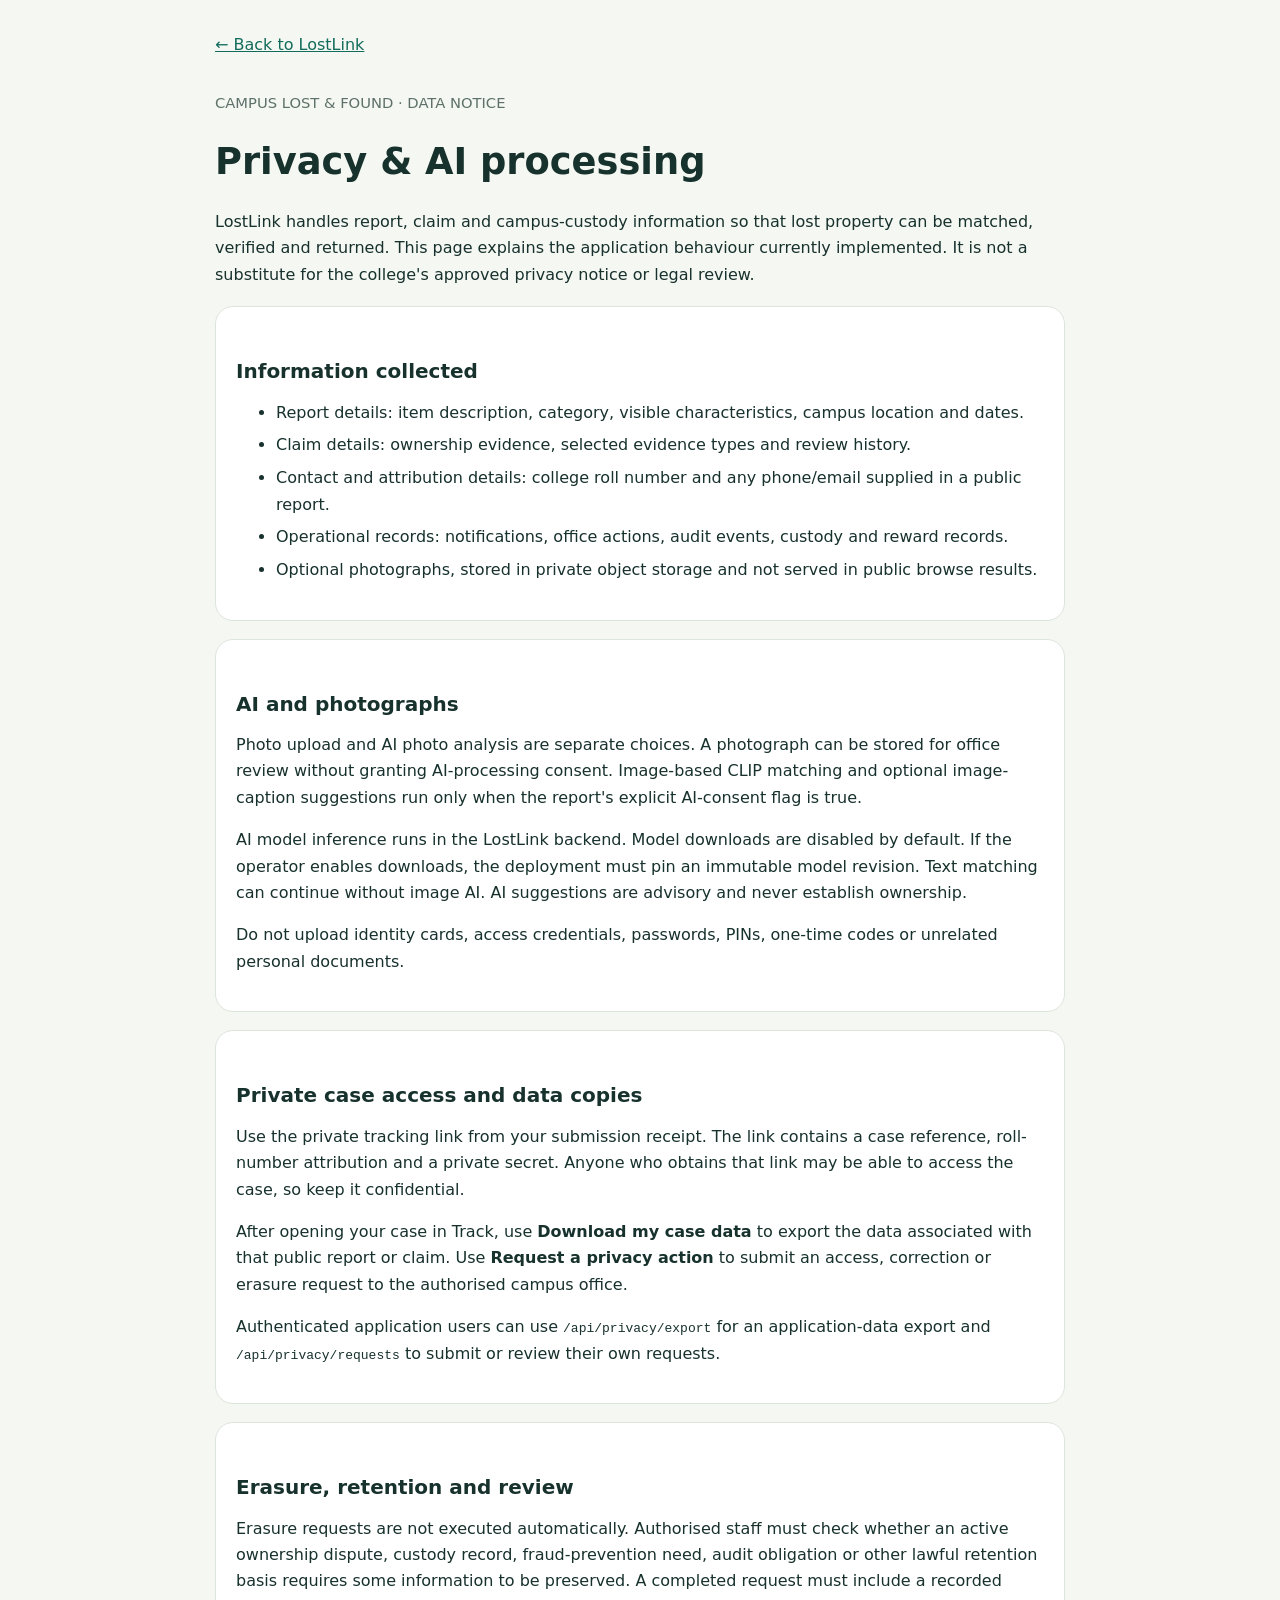
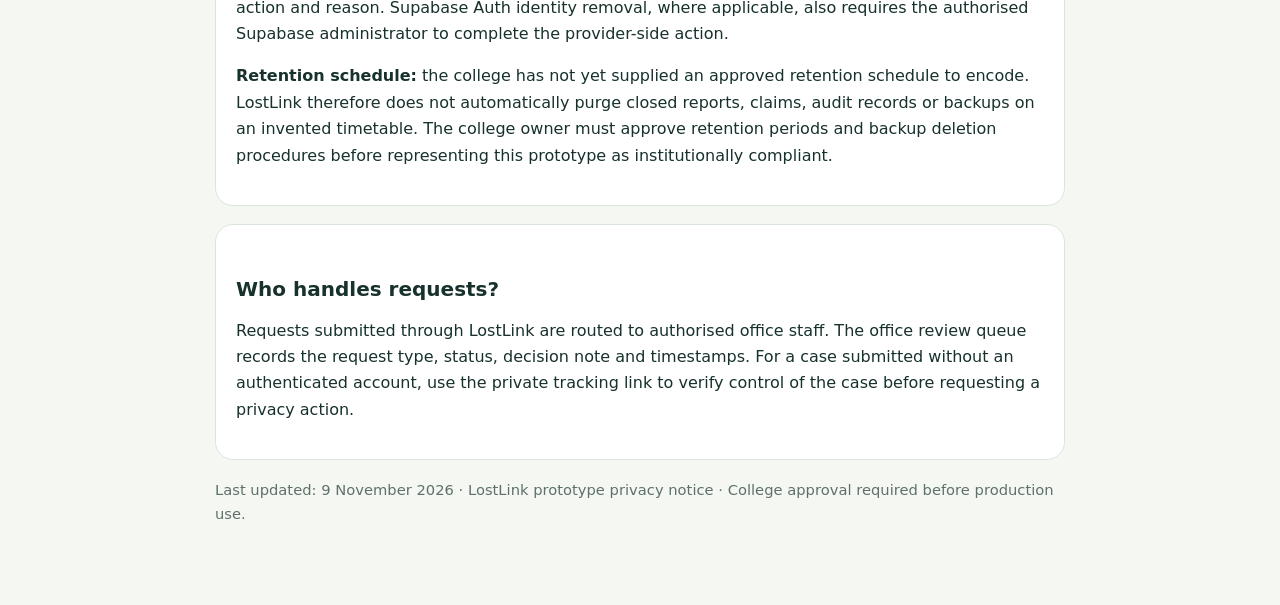
<file: app/static/privacy.html>
<!doctype html>
<html lang="en">
<head>
  <meta charset="utf-8">
  <meta name="viewport" content="width=device-width,initial-scale=1">
  <meta name="referrer" content="strict-origin-when-cross-origin">
  <title>LostLink · Privacy & AI processing</title>
  <style>
    :root{font-family:Inter,system-ui,-apple-system,sans-serif;color:#17312d;background:#f5f7f2}
    body{max-width:850px;margin:0 auto;padding:32px 20px 64px;line-height:1.65}
    a{color:#126c5b}h1,h2{line-height:1.2}h1{font-size:2.3rem}h2{margin-top:2rem;font-size:1.25rem}
    .panel{background:#fff;border:1px solid #dce5dc;border-radius:18px;padding:20px;margin:18px 0}
    .note{font-size:.92rem;color:#5d716a}.back{display:inline-block;margin-bottom:18px}
    li{margin:.4rem 0}
  </style>
</head>
<body>
  <a class="back" href="/">← Back to LostLink</a>
  <p class="note">CAMPUS LOST & FOUND · DATA NOTICE</p>
  <h1>Privacy & AI processing</h1>
  <p>LostLink handles report, claim and campus-custody information so that lost property can be matched, verified and returned. This page explains the application behaviour currently implemented. It is not a substitute for the college's approved privacy notice or legal review.</p>

  <section class="panel">
    <h2>Information collected</h2>
    <ul>
      <li>Report details: item description, category, visible characteristics, campus location and dates.</li>
      <li>Claim details: ownership evidence, selected evidence types and review history.</li>
      <li>Contact and attribution details: college roll number and any phone/email supplied in a public report.</li>
      <li>Operational records: notifications, office actions, audit events, custody and reward records.</li>
      <li>Optional photographs, stored in private object storage and not served in public browse results.</li>
    </ul>
  </section>

  <section class="panel">
    <h2>AI and photographs</h2>
    <p>Photo upload and AI photo analysis are separate choices. A photograph can be stored for office review without granting AI-processing consent. Image-based CLIP matching and optional image-caption suggestions run only when the report's explicit AI-consent flag is true.</p>
    <p>AI model inference runs in the LostLink backend. Model downloads are disabled by default. If the operator enables downloads, the deployment must pin an immutable model revision. Text matching can continue without image AI. AI suggestions are advisory and never establish ownership.</p>
    <p>Do not upload identity cards, access credentials, passwords, PINs, one-time codes or unrelated personal documents.</p>
  </section>

  <section class="panel">
    <h2>Private case access and data copies</h2>
    <p>Use the private tracking link from your submission receipt. The link contains a case reference, roll-number attribution and a private secret. Anyone who obtains that link may be able to access the case, so keep it confidential.</p>
    <p>After opening your case in Track, use <strong>Download my case data</strong> to export the data associated with that public report or claim. Use <strong>Request a privacy action</strong> to submit an access, correction or erasure request to the authorised campus office.</p>
    <p>Authenticated application users can use <code>/api/privacy/export</code> for an application-data export and <code>/api/privacy/requests</code> to submit or review their own requests.</p>
  </section>

  <section class="panel">
    <h2>Erasure, retention and review</h2>
    <p>Erasure requests are not executed automatically. Authorised staff must check whether an active ownership dispute, custody record, fraud-prevention need, audit obligation or other lawful retention basis requires some information to be preserved. A completed request must include a recorded action and reason. Supabase Auth identity removal, where applicable, also requires the authorised Supabase administrator to complete the provider-side action.</p>
    <p><strong>Retention schedule:</strong> the college has not yet supplied an approved retention schedule to encode. LostLink therefore does not automatically purge closed reports, claims, audit records or backups on an invented timetable. The college owner must approve retention periods and backup deletion procedures before representing this prototype as institutionally compliant.</p>
  </section>

  <section class="panel">
    <h2>Who handles requests?</h2>
    <p>Requests submitted through LostLink are routed to authorised office staff. The office review queue records the request type, status, decision note and timestamps. For a case submitted without an authenticated account, use the private tracking link to verify control of the case before requesting a privacy action.</p>
  </section>

  <p class="note">Last updated: 9 November 2026 · LostLink prototype privacy notice · College approval required before production use.</p>
</body>
</html>
</file>
